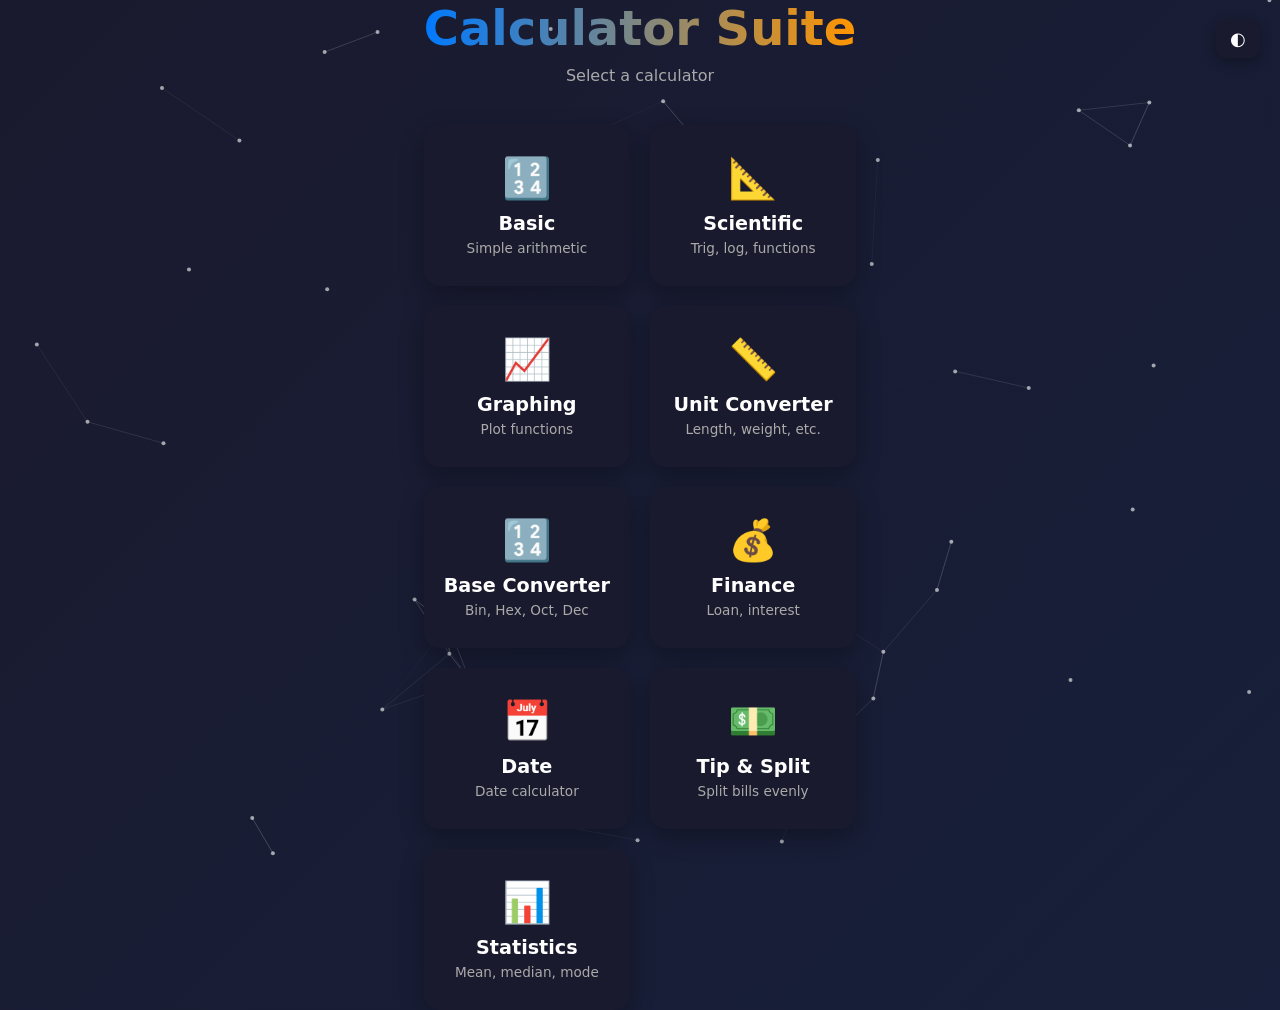
<file: index.html>
<!DOCTYPE html>
<html lang="en">
<head>
  <meta charset="UTF-8">
  <meta name="viewport" content="width=device-width, initial-scale=1.0">
  <title>Calculator Suite</title>
  <link rel="stylesheet" href="style.css">
</head>
<body>
  <canvas id="network"></canvas>
  
  <div class="menu-container">
    <button class="theme-toggle" onclick="toggleTheme()" title="Toggle theme">◐</button>
    <h1 class="menu-title">Calculator Suite</h1>
    <p class="menu-subtitle">Select a calculator</p>
    <p class="menu-subtitle" id="pinnedInfo" style="color: var(--accent-blue);"></p>
    
    <div class="menu-grid">
      <a href="basic.html" class="menu-card" onclick="goTo('basic.html', 'Basic')">
        <span class="menu-icon">🔢</span>
        <span class="menu-name">Basic</span>
        <span class="menu-desc">Simple arithmetic</span>
      </a>
      
      <a href="scientific.html" class="menu-card" onclick="goTo('scientific.html', 'Scientific')">
        <span class="menu-icon">📐</span>
        <span class="menu-name">Scientific</span>
        <span class="menu-desc">Trig, log, functions</span>
      </a>
      
      <a href="graphing.html" class="menu-card" onclick="goTo('graphing.html', 'Graphing')">
        <span class="menu-icon">📈</span>
        <span class="menu-name">Graphing</span>
        <span class="menu-desc">Plot functions</span>
      </a>
      
      <a href="converter.html" class="menu-card" onclick="goTo('converter.html', 'Converter')">
        <span class="menu-icon">📏</span>
        <span class="menu-name">Unit Converter</span>
        <span class="menu-desc">Length, weight, etc.</span>
      </a>
      
      <a href="base.html" class="menu-card" onclick="goTo('base.html', 'Base')">
        <span class="menu-icon">🔢</span>
        <span class="menu-name">Base Converter</span>
        <span class="menu-desc">Bin, Hex, Oct, Dec</span>
      </a>
      
      <a href="finance.html" class="menu-card" onclick="goTo('finance.html', 'Finance')">
        <span class="menu-icon">💰</span>
        <span class="menu-name">Finance</span>
        <span class="menu-desc">Loan, interest</span>
      </a>
      
      <a href="date.html" class="menu-card" onclick="goTo('date.html', 'Date')">
        <span class="menu-icon">📅</span>
        <span class="menu-name">Date</span>
        <span class="menu-desc">Date calculator</span>
      </a>
      
      <a href="tipsplit.html" class="menu-card" onclick="goTo('tipsplit.html', 'Tip')">
        <span class="menu-icon">💵</span>
        <span class="menu-name">Tip & Split</span>
        <span class="menu-desc">Split bills evenly</span>
      </a>
      
      <a href="stats.html" class="menu-card" onclick="goTo('stats.html', 'Stats')">
        <span class="menu-icon">📊</span>
        <span class="menu-name">Statistics</span>
        <span class="menu-desc">Mean, median, mode</span>
      </a>
    </div>
  </div>

  <script src="shared.js"></script>
  <script>
    const pages = {
      'Basic': 'basic.html',
      'Scientific': 'scientific.html',
      'Graphing': 'graphing.html',
      'Converter': 'converter.html',
      'Base': 'base.html',
      'Finance': 'finance.html',
      'Date': 'date.html',
      'Tip': 'tipsplit.html',
      'Stats': 'stats.html'
    };
    
    function goTo(page, name) {
      setFavCalculator(name);
      window.location.href = page;
    }
    
    function init() {
      const fav = localStorage.getItem('calcFavorite');
      if (fav && pages[fav]) {
        document.getElementById('pinnedInfo').innerHTML = `<a href="${pages[fav]}" style="color: var(--accent-blue); text-decoration: underline;">★ Click to open ${fav}</a>`;
      }
    }
    window.addEventListener('DOMContentLoaded', init);
  </script>
</body>
</html>
</file>
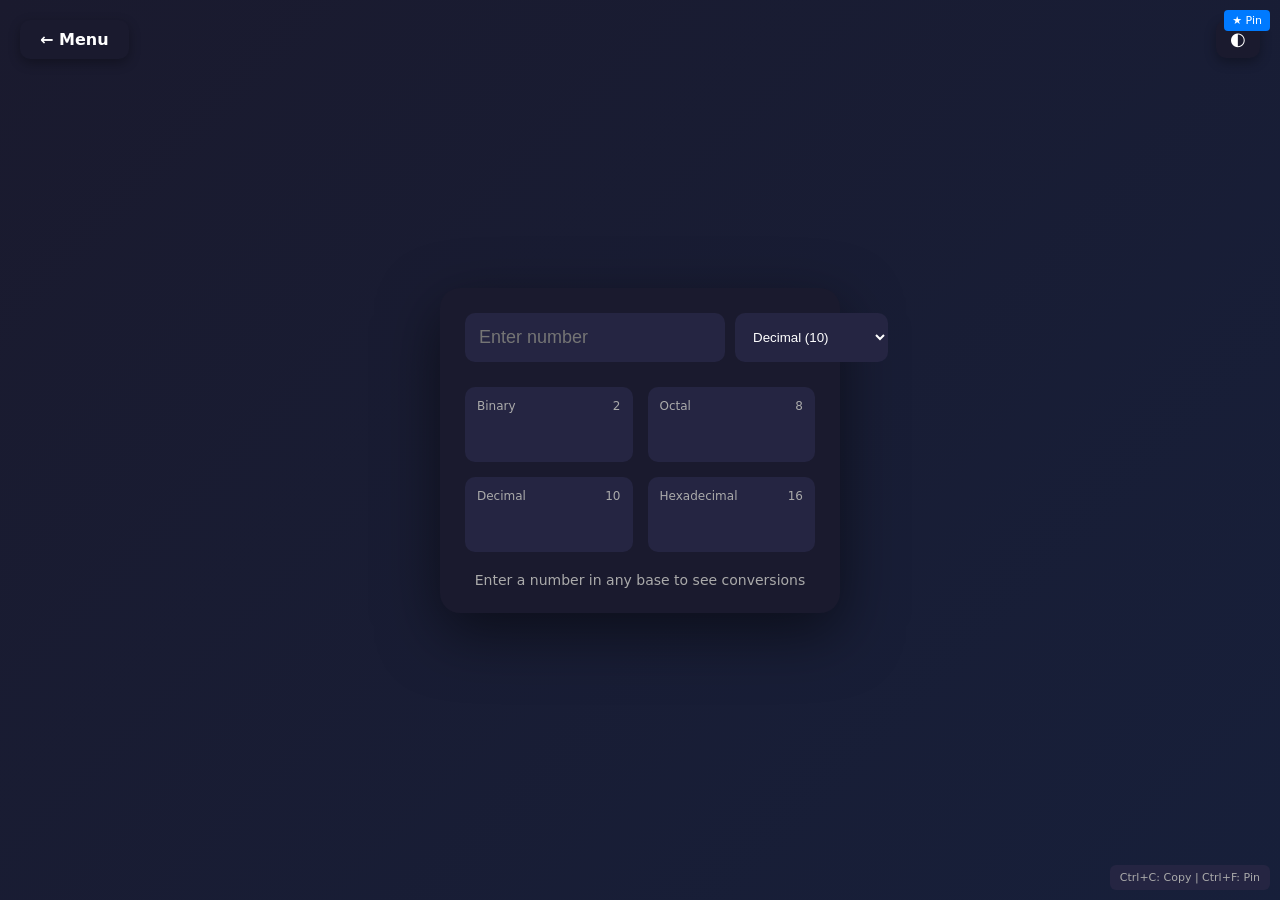
<file: base.html>
<!DOCTYPE html>
<html lang="en">
<head>
  <meta charset="UTF-8">
  <meta name="viewport" content="width=device-width, initial-scale=1.0">
  <title>Base Converter</title>
  <link rel="stylesheet" href="style.css">
</head>
<body>
  <canvas id="network"></canvas>
  
  <div class="nav-back" onclick="window.location.href='index.html'">← Menu</div>
  <button class="theme-toggle" onclick="toggleTheme()" title="Toggle theme">◐</button>
  <div class="favorite-badge" onclick="toggleFavorite()">★ Pin</div>
  
  <div class="base-converter">
    <div class="base-display">
      <input type="text" id="inputValue" class="no-shortcut" placeholder="Enter number" oninput="convertBase()">
      <select id="fromBase" class="no-shortcut" onchange="convertBase()">
        <option value="2">Binary (2)</option>
        <option value="8">Octal (8)</option>
        <option value="10" selected>Decimal (10)</option>
        <option value="16">Hexadecimal (16)</option>
      </select>
    </div>
    
    <div class="base-results">
      <div class="base-result">
        <label>Binary</label>
        <input type="text" id="binResult" readonly onclick="copyToClipboard(this.value)">
        <span class="base-label">2</span>
      </div>
      <div class="base-result">
        <label>Octal</label>
        <input type="text" id="octResult" readonly onclick="copyToClipboard(this.value)">
        <span class="base-label">8</span>
      </div>
      <div class="base-result">
        <label>Decimal</label>
        <input type="text" id="decResult" readonly onclick="copyToClipboard(this.value)">
        <span class="base-label">10</span>
      </div>
      <div class="base-result">
        <label>Hexadecimal</label>
        <input type="text" id="hexResult" readonly onclick="copyToClipboard(this.value)">
        <span class="base-label">16</span>
      </div>
    </div>
    
    <div class="base-info">
      <p id="baseInfo">Enter a number in any base to see conversions</p>
    </div>
  </div>

  <div class="shortcut-hint">Ctrl+C: Copy | Ctrl+F: Pin</div>

  <script>
    const CALCULATOR_NAME = 'base';
  </script>
  <script src="shared.js"></script>
  <script src="base.js"></script>
  <script>
    window.addEventListener('DOMContentLoaded', () => {
      const fav = getFavCalculator();
      if (fav === 'Base') document.querySelector('.favorite-badge').textContent = '★ Pinned';
    });
  </script>
</body>
</html>
</file>
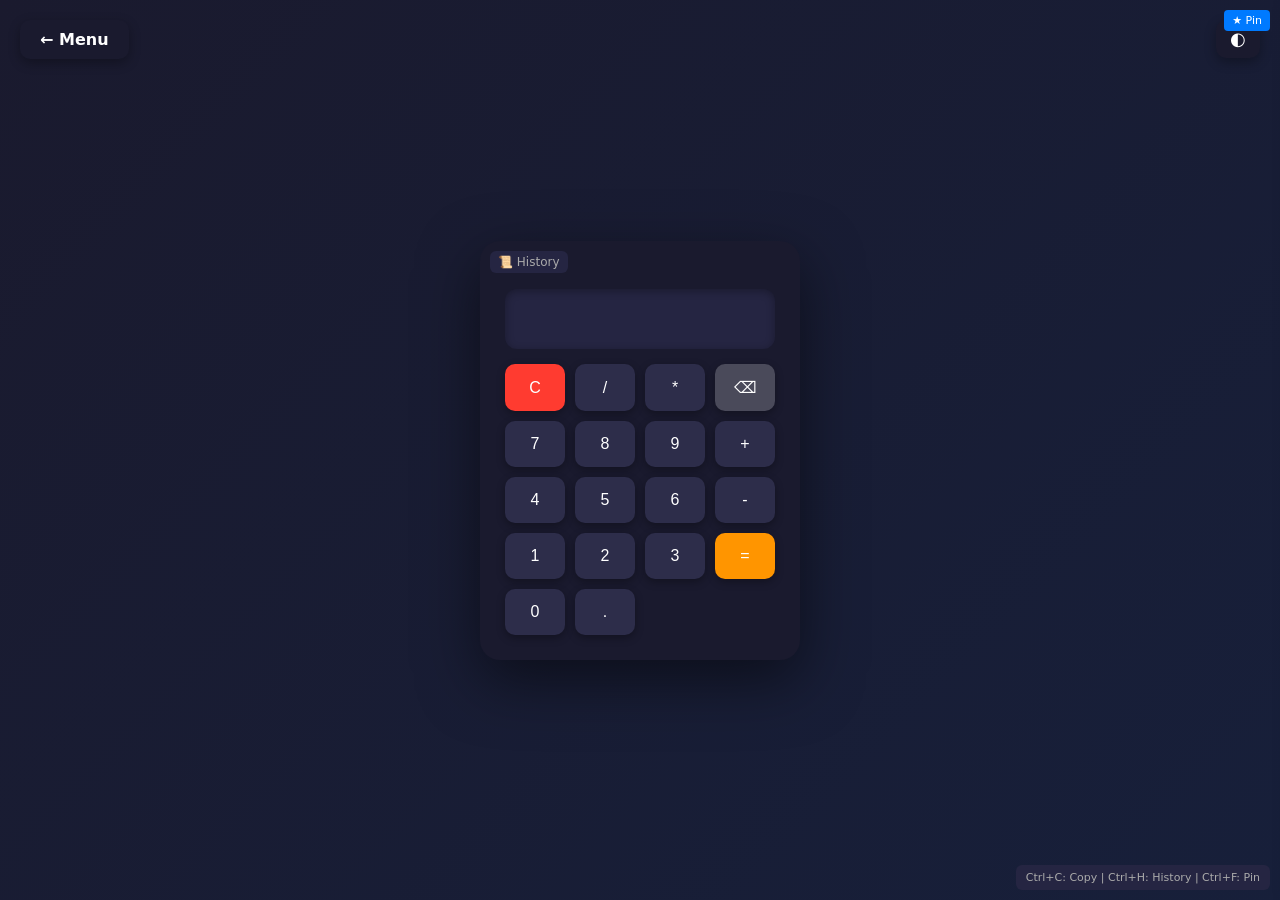
<file: basic.html>
<!DOCTYPE html>
<html lang="en">
<head>
  <meta charset="UTF-8">
  <meta name="viewport" content="width=device-width, initial-scale=1.0">
  <title>Basic Calculator</title>
  <link rel="stylesheet" href="style.css">
</head>
<body>
  <canvas id="network"></canvas>
  
  <div class="nav-back" onclick="window.location.href='index.html'">← Menu</div>
  <button class="theme-toggle" onclick="toggleTheme()" title="Toggle theme">◐</button>
  <div class="favorite-badge" onclick="toggleFavorite()">★ Pin</div>
  
  <div class="calculator">
    <div class="preview" id="preview"></div>
    <input type="text" id="display" oninput="updatePreview()" onfocus="this.setSelectionRange(this.value.length, this.value.length)">
    <div class="history-toggle" onclick="toggleHistory()">📜 History</div>
    
    <div class="buttons">
      <button class="clear" onclick="clearDisplay()">C</button>
      <button onclick="appendValue('/')">/</button>
      <button onclick="appendValue('*')">*</button>
      <button class="backspace" onclick="backspace()">⌫</button>

      <button onclick="appendValue('7')">7</button>
      <button onclick="appendValue('8')">8</button>
      <button onclick="appendValue('9')">9</button>
      <button onclick="appendValue('+')">+</button>

      <button onclick="appendValue('4')">4</button>
      <button onclick="appendValue('5')">5</button>
      <button onclick="appendValue('6')">6</button>
      <button onclick="appendValue('-')">-</button>

      <button onclick="appendValue('1')">1</button>
      <button onclick="appendValue('2')">2</button>
      <button onclick="appendValue('3')">3</button>
      <button class="equal" onclick="calculate()">=</button>

      <button onclick="appendValue('0')">0</button>
      <button onclick="appendValue('.')">.</button>
    </div>
  </div>

  <div class="history-panel" id="historyPanel">
    <div class="history-header">
      <h3>History</h3>
      <button onclick="clearHistory(); renderHistory();">Clear</button>
    </div>
    <div class="history-list" id="historyList"></div>
  </div>

  <div class="shortcut-hint">Ctrl+C: Copy | Ctrl+H: History | Ctrl+F: Pin</div>

  <script>
    const CALCULATOR_NAME = 'basic';
  </script>
  <script src="shared.js"></script>
  <script src="basic.js"></script>
  <script>
    window.addEventListener('DOMContentLoaded', () => {
      renderHistory();
      const fav = getFavCalculator();
      if (fav === 'Basic') document.querySelector('.favorite-badge').textContent = '★ Pinned';
    });
  </script>
</body>
</html>
</file>
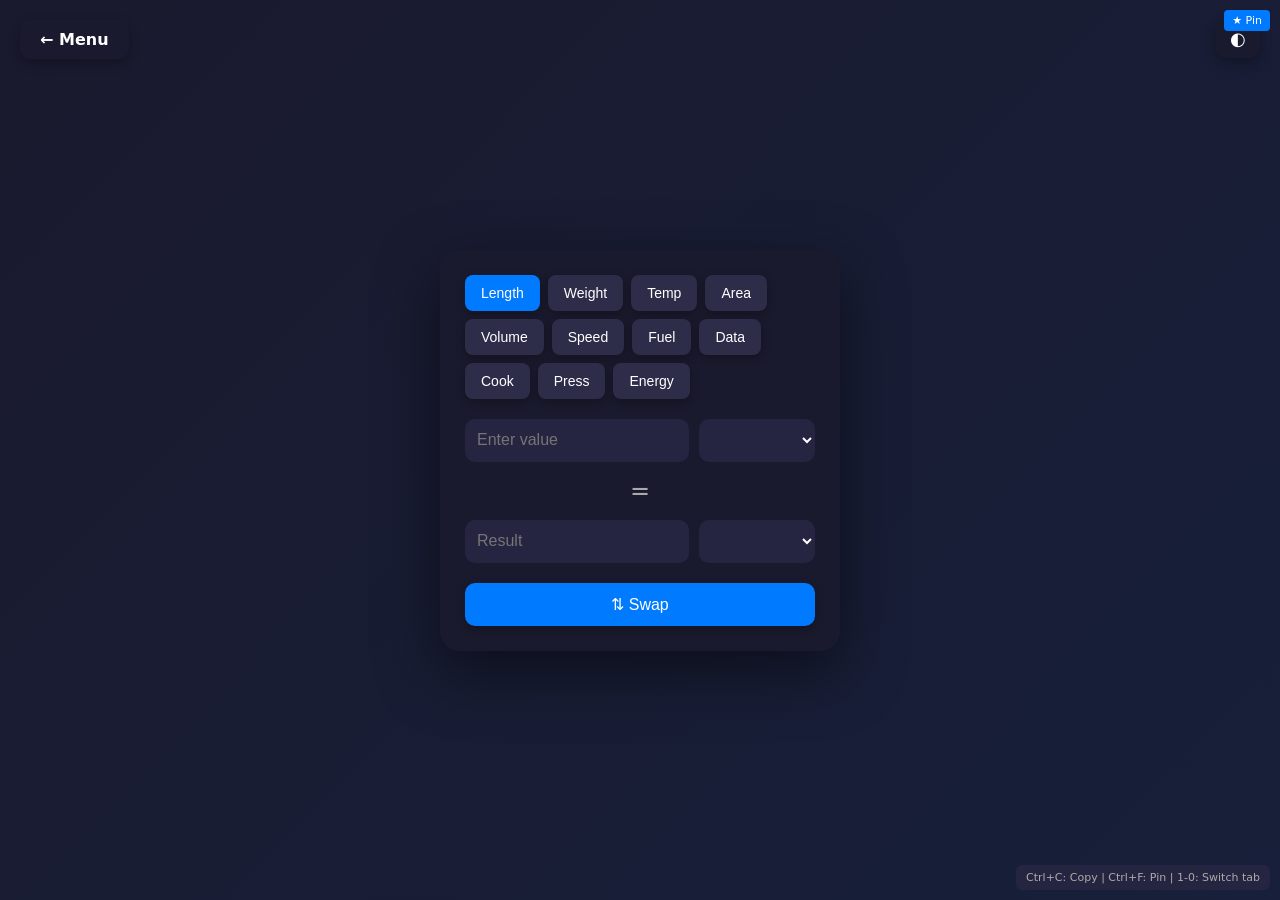
<file: converter.html>
<!DOCTYPE html>
<html lang="en">
<head>
  <meta charset="UTF-8">
  <meta name="viewport" content="width=device-width, initial-scale=1.0">
  <title>Unit Converter</title>
  <link rel="stylesheet" href="style.css">
</head>
<body>
  <canvas id="network"></canvas>
  
  <div class="nav-back" onclick="window.location.href='index.html'">← Menu</div>
  <button class="theme-toggle" onclick="toggleTheme()" title="Toggle theme">◐</button>
  <div class="favorite-badge" onclick="toggleFavorite()">★ Pin</div>
  
  <div class="converter">
    <div class="converter-tabs">
      <button class="tab active" onclick="switchTab('length')">Length</button>
      <button class="tab" onclick="switchTab('weight')">Weight</button>
      <button class="tab" onclick="switchTab('temp')">Temp</button>
      <button class="tab" onclick="switchTab('area')">Area</button>
      <button class="tab" onclick="switchTab('volume')">Volume</button>
      <button class="tab" onclick="switchTab('speed')">Speed</button>
      <button class="tab" onclick="switchTab('fuel')">Fuel</button>
      <button class="tab" onclick="switchTab('data')">Data</button>
      <button class="tab" onclick="switchTab('cooking')">Cook</button>
      <button class="tab" onclick="switchTab('pressure')">Press</button>
      <button class="tab" onclick="switchTab('energy')">Energy</button>
    </div>
    
    <div class="converter-inputs">
      <div class="converter-field">
        <input type="number" id="fromValue" class="no-shortcut" placeholder="Enter value" oninput="convert()">
        <select id="fromUnit" class="no-shortcut" onchange="convert()"></select>
      </div>
      <div class="converter-equals">=</div>
      <div class="converter-field">
        <input type="number" id="toValue" class="no-shortcut" placeholder="Result" readonly onclick="copyToClipboard(this.value)">
        <select id="toUnit" class="no-shortcut" onchange="convert()"></select>
      </div>
    </div>
    
    <div class="converter-formulas" id="formulas"></div>
    
    <button class="swap-btn" onclick="swapUnits()">⇅ Swap</button>
  </div>

  <div class="shortcut-hint">Ctrl+C: Copy | Ctrl+F: Pin | 1-0: Switch tab</div>

  <script>
    const CALCULATOR_NAME = 'converter';
  </script>
  <script src="shared.js"></script>
  <script src="converter.js"></script>
  <script>
    window.addEventListener('DOMContentLoaded', () => {
      const fav = getFavCalculator();
      if (fav === 'Converter') document.querySelector('.favorite-badge').textContent = '★ Pinned';
    });
  </script>
</body>
</html>
</file>
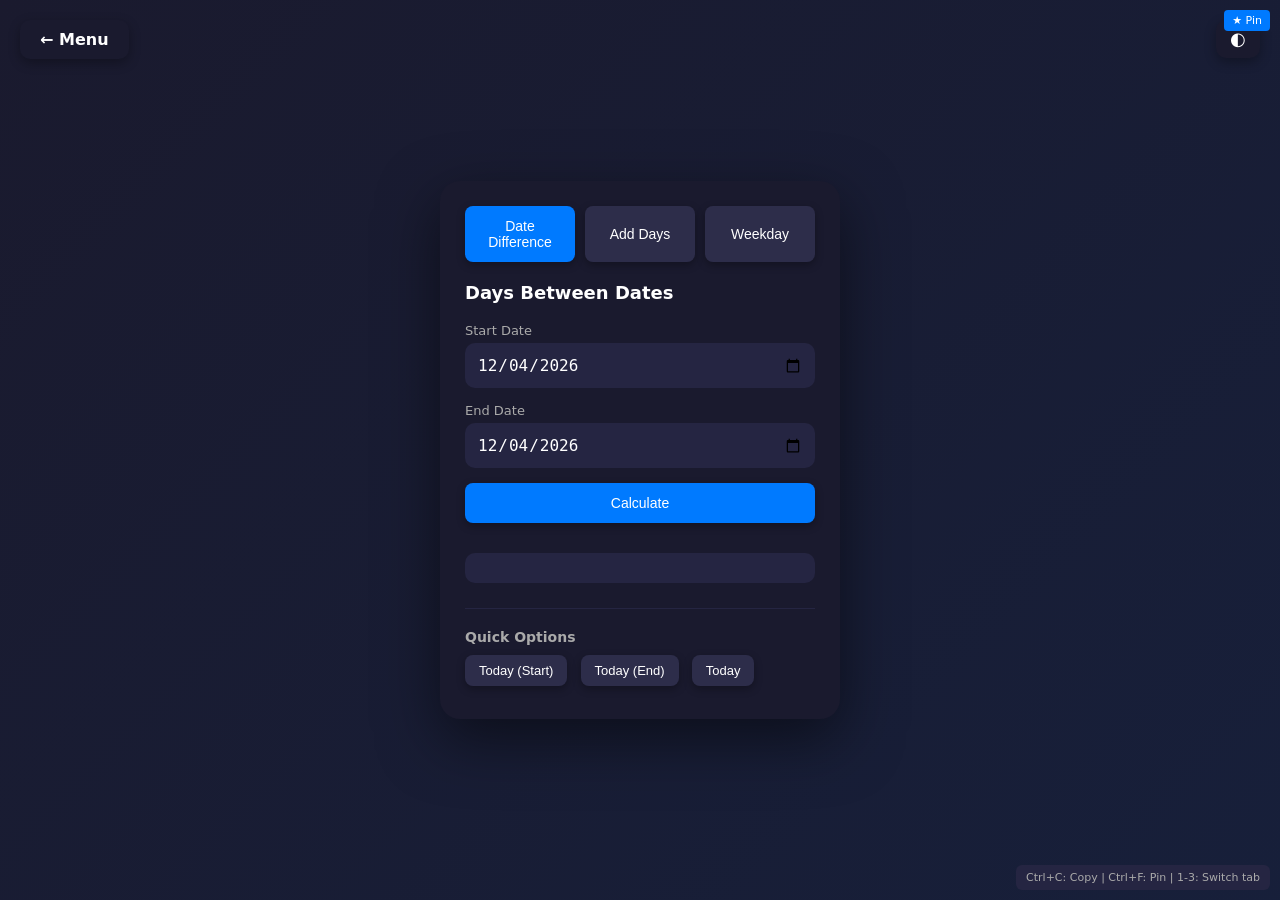
<file: date.html>
<!DOCTYPE html>
<html lang="en">
<head>
  <meta charset="UTF-8">
  <meta name="viewport" content="width=device-width, initial-scale=1.0">
  <title>Date Calculator</title>
  <link rel="stylesheet" href="style.css">
</head>
<body>
  <canvas id="network"></canvas>
  
  <div class="nav-back" onclick="window.location.href='index.html'">← Menu</div>
  <button class="theme-toggle" onclick="toggleTheme()" title="Toggle theme">◐</button>
  <div class="favorite-badge" onclick="toggleFavorite()">★ Pin</div>
  
  <div class="date-calculator">
    <div class="date-tabs">
      <button class="tab active" onclick="switchDateTab('diff')">Date Difference</button>
      <button class="tab" onclick="switchDateTab('add')">Add Days</button>
      <button class="tab" onclick="switchDateTab('weekday')">Weekday</button>
    </div>
    
    <div class="date-form" id="diffForm">
      <h3>Days Between Dates</h3>
      <div class="form-field">
        <label>Start Date</label>
        <input type="date" id="startDate" class="no-shortcut">
      </div>
      <div class="form-field">
        <label>End Date</label>
        <input type="date" id="endDate" class="no-shortcut">
      </div>
      <button class="calc-btn" onclick="calculateDiff()">Calculate</button>
      <div class="result-display" id="diffResult" onclick="copyToClipboard(this.innerText)"></div>
    </div>
    
    <div class="date-form hidden" id="addForm">
      <h3>Add/Subtract Days</h3>
      <div class="form-field">
        <label>Start Date</label>
        <input type="date" id="startDateAdd" class="no-shortcut">
      </div>
      <div class="form-field">
        <label>Days to Add (negative to subtract)</label>
        <input type="number" id="daysToAdd" class="no-shortcut" placeholder="Days">
      </div>
      <button class="calc-btn" onclick="calculateAdd()">Calculate</button>
      <div class="result-display" id="addResult" onclick="copyToClipboard(this.innerText)"></div>
    </div>
    
    <div class="date-form hidden" id="weekdayForm">
      <h3>Day of Week</h3>
      <div class="form-field">
        <label>Date</label>
        <input type="date" id="weekdayDate" class="no-shortcut">
      </div>
      <button class="calc-btn" onclick="calculateWeekday()">Find Day</button>
      <div class="result-display" id="weekdayResult" onclick="copyToClipboard(this.innerText)"></div>
    </div>
    
    <div class="date-quick">
      <h4>Quick Options</h4>
      <button onclick="setToday('startDate')">Today (Start)</button>
      <button onclick="setToday('endDate')">Today (End)</button>
      <button onclick="setToday('startDateAdd')">Today</button>
    </div>
  </div>

  <div class="shortcut-hint">Ctrl+C: Copy | Ctrl+F: Pin | 1-3: Switch tab</div>

  <script>
    const CALCULATOR_NAME = 'date';
  </script>
  <script src="shared.js"></script>
  <script src="date.js"></script>
  <script>
    window.addEventListener('DOMContentLoaded', () => {
      const fav = getFavCalculator();
      if (fav === 'Date') document.querySelector('.favorite-badge').textContent = '★ Pinned';
    });
  </script>
</body>
</html>
</file>
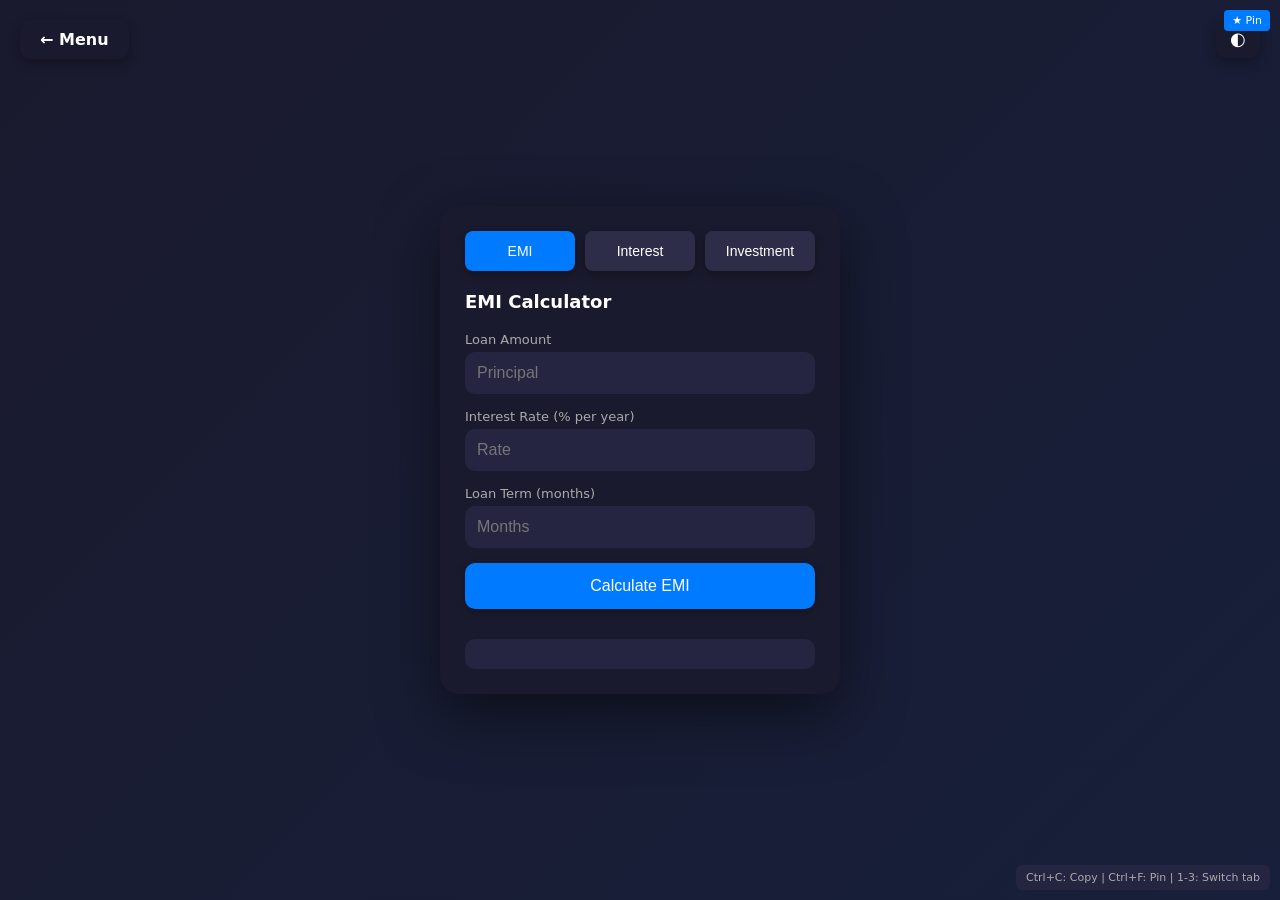
<file: finance.html>
<!DOCTYPE html>
<html lang="en">
<head>
  <meta charset="UTF-8">
  <meta name="viewport" content="width=device-width, initial-scale=1.0">
  <title>Finance Calculator</title>
  <link rel="stylesheet" href="style.css">
</head>
<body>
  <canvas id="network"></canvas>
  
  <div class="nav-back" onclick="window.location.href='index.html'">← Menu</div>
  <button class="theme-toggle" onclick="toggleTheme()" title="Toggle theme">◐</button>
  <div class="favorite-badge" onclick="toggleFavorite()">★ Pin</div>
  
  <div class="finance">
    <div class="finance-tabs">
      <button class="tab active" onclick="switchFinanceTab('emi')">EMI</button>
      <button class="tab" onclick="switchFinanceTab('interest')">Interest</button>
      <button class="tab" onclick="switchFinanceTab('investment')">Investment</button>
    </div>
    
    <div class="finance-form" id="emiForm">
      <h3>EMI Calculator</h3>
      <div class="form-field">
        <label>Loan Amount</label>
        <input type="number" id="loanAmount" class="no-shortcut" placeholder="Principal">
      </div>
      <div class="form-field">
        <label>Interest Rate (% per year)</label>
        <input type="number" id="interestRate" class="no-shortcut" placeholder="Rate" step="0.01">
      </div>
      <div class="form-field">
        <label>Loan Term (months)</label>
        <input type="number" id="loanTerm" class="no-shortcut" placeholder="Months">
      </div>
      <button class="calc-btn" onclick="calculateEMI()">Calculate EMI</button>
      <div class="result-display" id="emiResult" onclick="copyToClipboard(this.innerText)"></div>
    </div>
    
    <div class="finance-form hidden" id="interestForm">
      <h3>Simple/Compound Interest</h3>
      <div class="form-field">
        <label>Principal Amount</label>
        <input type="number" id="principal" class="no-shortcut" placeholder="Principal">
      </div>
      <div class="form-field">
        <label>Rate (% per year)</label>
        <input type="number" id="rate" class="no-shortcut" placeholder="Rate" step="0.01">
      </div>
      <div class="form-field">
        <label>Time (years)</label>
        <input type="number" id="time" class="no-shortcut" placeholder="Years" step="0.01">
      </div>
      <div class="form-field">
        <label>Interest Type</label>
        <select id="interestType" class="no-shortcut">
          <option value="simple">Simple Interest</option>
          <option value="compound">Compound Interest</option>
        </select>
      </div>
      <button class="calc-btn" onclick="calculateInterest()">Calculate</button>
      <div class="result-display" id="interestResult" onclick="copyToClipboard(this.innerText)"></div>
    </div>
    
    <div class="finance-form hidden" id="investmentForm">
      <h3>Investment Calculator</h3>
      <div class="form-field">
        <label>Monthly Investment</label>
        <input type="number" id="monthlyInvest" class="no-shortcut" placeholder="Monthly amount">
      </div>
      <div class="form-field">
        <label>Annual Return (%
        <input type="number" id="annualReturn" class="no-shortcut" placeholder="Rate" step="0.01">
      </div>
      <div class="form-field">
        <label>Years to Invest</label>
        <input type="number" id="investYears" class="no-shortcut" placeholder="Years">
      </div>
      <button class="calc-btn" onclick="calculateInvestment()">Calculate</button>
      <div class="result-display" id="investmentResult" onclick="copyToClipboard(this.innerText)"></div>
    </div>
  </div>

  <div class="shortcut-hint">Ctrl+C: Copy | Ctrl+F: Pin | 1-3: Switch tab</div>

  <script>
    const CALCULATOR_NAME = 'finance';
  </script>
  <script src="shared.js"></script>
  <script src="finance.js"></script>
  <script>
    window.addEventListener('DOMContentLoaded', () => {
      const fav = getFavCalculator();
      if (fav === 'Finance') document.querySelector('.favorite-badge').textContent = '★ Pinned';
    });
  </script>
</body>
</html>
</file>
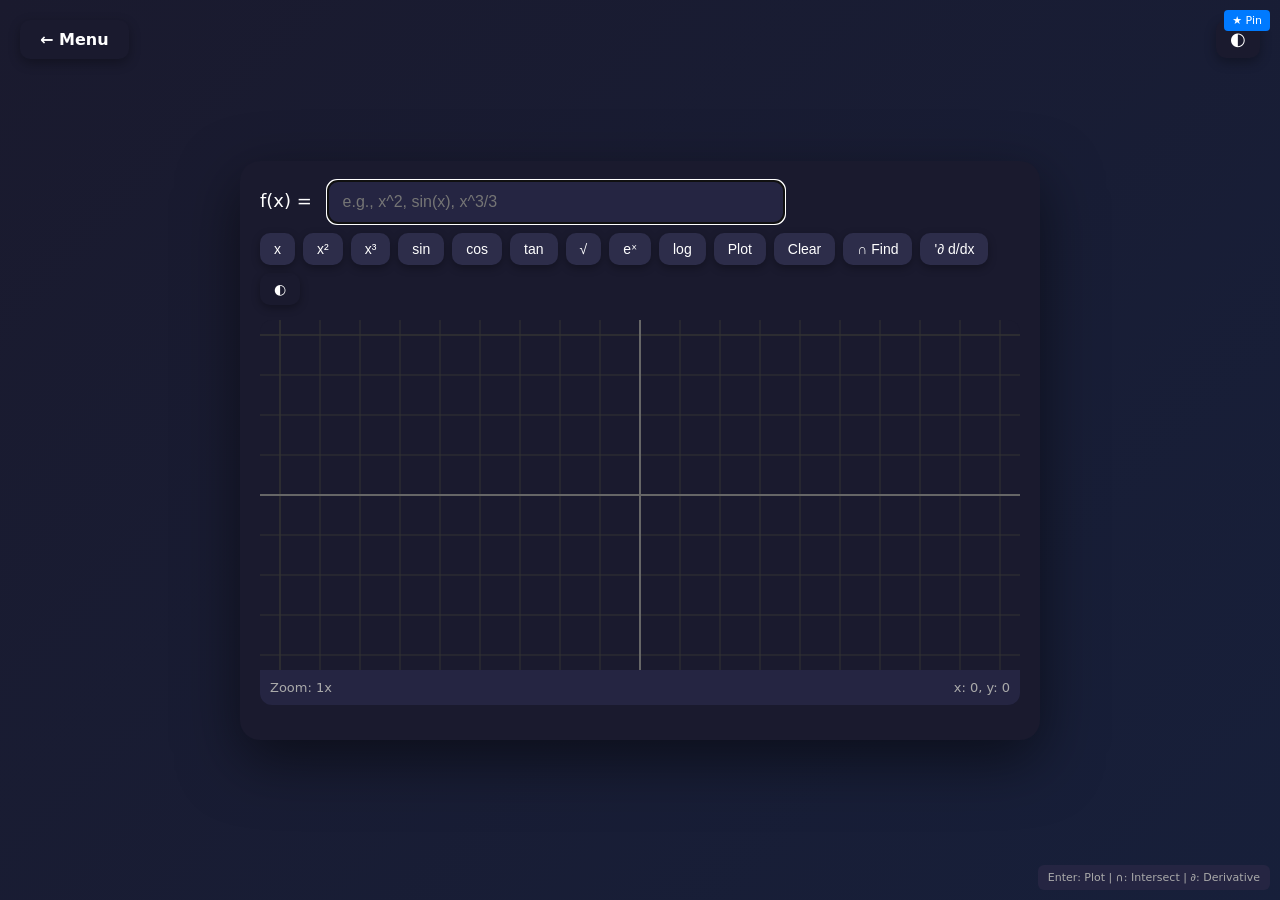
<file: graphing.html>
<!DOCTYPE html>
<html lang="en">
<head>
  <meta charset="UTF-8">
  <meta name="viewport" content="width=device-width, initial-scale=1.0">
  <title>Graphing Calculator</title>
  <link rel="stylesheet" href="style.css">
</head>
<body>
  <canvas id="network"></canvas>
  
  <div class="nav-back" onclick="window.location.href='index.html'">← Menu</div>
  <button class="theme-toggle" onclick="toggleTheme()" title="Toggle theme">◐</button>
  <div class="favorite-badge" onclick="toggleFavorite()">★ Pin</div>
  
  <div class="graphing-container">
    <div class="graph-input-area">
      <div class="graph-preview">f(x) = </div>
      <input type="text" id="graphDisplay" class="no-shortcut" placeholder="e.g., x^2, sin(x), x^3/3" autofocus>
      <div class="graph-buttons">
        <button onclick="addToGraph('x')">x</button>
        <button onclick="addToGraph('x^2')">x²</button>
        <button onclick="addToGraph('x^3')">x³</button>
        <button onclick="addToGraph('sin(x)')">sin</button>
        <button onclick="addToGraph('cos(x)')">cos</button>
        <button onclick="addToGraph('tan(x)')">tan</button>
        <button onclick="addToGraph('sqrt(x)')">√</button>
        <button onclick="addToGraph('exp(x)')">eˣ</button>
        <button onclick="addToGraph('log(x)')">log</button>
        <button onclick="plotGraph()">Plot</button>
        <button onclick="clearGraph()">Clear</button>
        <button onclick="toggleIntersections()" id="intersectBtn">∩ Find</button>
        <button onclick="toggleDerivative()" id="derivBtn">'∂ d/dx</button>
        <button class="theme" onclick="toggleTheme()">◐</button>
      </div>
    </div>
    
    <div class="graph-area">
      <canvas id="graphCanvas"></canvas>
      <div class="graph-info">
        <span id="zoomLevel">Zoom: 1x</span>
        <span id="cursorPos">x: 0, y: 0</span>
      </div>
    </div>
    
    <div class="function-list" id="functionList"></div>
  </div>

  <div class="shortcut-hint">Enter: Plot | ∩: Intersect | ∂: Derivative</div>

  <script>
    const CALCULATOR_NAME = 'graphing';
  </script>
  <script src="shared.js"></script>
  <script src="graphing.js"></script>
  <script>
    window.addEventListener('DOMContentLoaded', () => {
      const fav = getFavCalculator();
      if (fav === 'Graphing') document.querySelector('.favorite-badge').textContent = '★ Pinned';
    });
  </script>
</body>
</html>
</file>
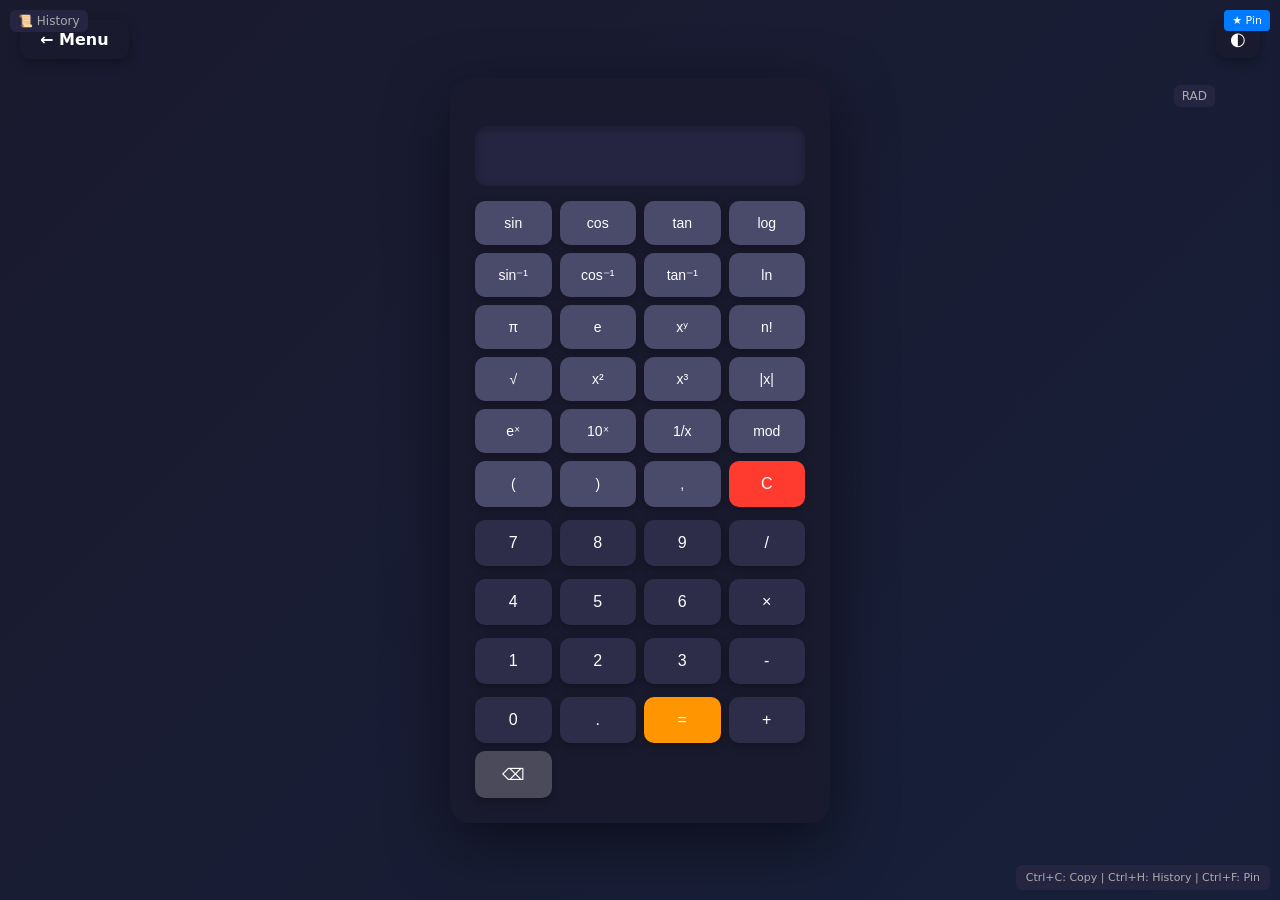
<file: scientific.html>
<!DOCTYPE html>
<html lang="en">
<head>
  <meta charset="UTF-8">
  <meta name="viewport" content="width=device-width, initial-scale=1.0">
  <title>Scientific Calculator</title>
  <link rel="stylesheet" href="style.css">
</head>
<body>
  <canvas id="network"></canvas>
  
  <div class="nav-back" onclick="window.location.href='index.html'">← Menu</div>
  <button class="theme-toggle" onclick="toggleTheme()" title="Toggle theme">◐</button>
  <div class="favorite-badge" onclick="toggleFavorite()">★ Pin</div>
  
  <div class="calculator scientific">
    <div class="mode-indicator" id="modeIndicator" onclick="toggleMode()">RAD</div>
    <div class="preview" id="preview"></div>
    <input type="text" id="display" oninput="updatePreview()" onfocus="this.setSelectionRange(this.value.length, this.value.length)">
    <div class="history-toggle" onclick="toggleHistory()">📜 History</div>
    
    <div class="buttons scientific">
      <div class="btn-row">
        <button class="func" onclick="scientificFunc('sin')">sin</button>
        <button class="func" onclick="scientificFunc('cos')">cos</button>
        <button class="func" onclick="scientificFunc('tan')">tan</button>
        <button class="func" onclick="scientificFunc('log')">log</button>
      </div>
      <div class="btn-row">
        <button class="func" onclick="scientificFunc('asin')">sin⁻¹</button>
        <button class="func" onclick="scientificFunc('acos')">cos⁻¹</button>
        <button class="func" onclick="scientificFunc('atan')">tan⁻¹</button>
        <button class="func" onclick="scientificFunc('ln')">ln</button>
      </div>
      <div class="btn-row">
        <button class="func" onclick="scientificFunc('pi')">π</button>
        <button class="func" onclick="scientificFunc('e')">e</button>
        <button class="func" onclick="scientificFunc('pow')">xʸ</button>
        <button class="func" onclick="scientificFunc('fact')">n!</button>
      </div>
      <div class="btn-row">
        <button class="func" onclick="scientificFunc('sqrt')">√</button>
        <button class="func" onclick="scientificFunc('square')">x²</button>
        <button class="func" onclick="scientificFunc('cube')">x³</button>
        <button class="func" onclick="scientificFunc('abs')">|x|</button>
      </div>
      <div class="btn-row">
        <button class="func" onclick="scientificFunc('exp')">eˣ</button>
        <button class="func" onclick="scientificFunc('10x')">10ˣ</button>
        <button class="func" onclick="scientificFunc('1/x')">1/x</button>
        <button class="func" onclick="scientificFunc('mod')">mod</button>
      </div>
      <div class="btn-row">
        <button class="func" onclick="scientificFunc('left')">(</button>
        <button class="func" onclick="scientificFunc('right')">)</button>
        <button class="func" onclick="appendValue(',')">,</button>
        <button class="clear" onclick="clearDisplay()">C</button>
      </div>
      <div class="btn-row num-row">
        <button onclick="appendValue('7')">7</button>
        <button onclick="appendValue('8')">8</button>
        <button onclick="appendValue('9')">9</button>
        <button onclick="appendValue('/')">/</button>
      </div>
      <div class="btn-row num-row">
        <button onclick="appendValue('4')">4</button>
        <button onclick="appendValue('5')">5</button>
        <button onclick="appendValue('6')">6</button>
        <button onclick="appendValue('*')">×</button>
      </div>
      <div class="btn-row num-row">
        <button onclick="appendValue('1')">1</button>
        <button onclick="appendValue('2')">2</button>
        <button onclick="appendValue('3')">3</button>
        <button onclick="appendValue('-')">-</button>
      </div>
      <div class="btn-row num-row">
        <button onclick="appendValue('0')">0</button>
        <button onclick="appendValue('.')">.</button>
        <button class="equal" onclick="calculate()">=</button>
        <button onclick="appendValue('+')">+</button>
      </div>
      <div class="btn-row">
        <button class="backspace" onclick="backspace()">⌫</button>
      </div>
    </div>
  </div>

  <div class="history-panel" id="historyPanel">
    <div class="history-header">
      <h3>History</h3>
      <button onclick="clearHistory(); renderHistory();">Clear</button>
    </div>
    <div class="history-list" id="historyList"></div>
  </div>

  <div class="shortcut-hint">Ctrl+C: Copy | Ctrl+H: History | Ctrl+F: Pin</div>

  <script>
    const CALCULATOR_NAME = 'scientific';
  </script>
  <script src="shared.js"></script>
  <script src="scientific.js"></script>
  <script>
    window.addEventListener('DOMContentLoaded', () => {
      renderHistory();
      const fav = getFavCalculator();
      if (fav === 'Scientific') document.querySelector('.favorite-badge').textContent = '★ Pinned';
    });
  </script>
</body>
</html>
</file>
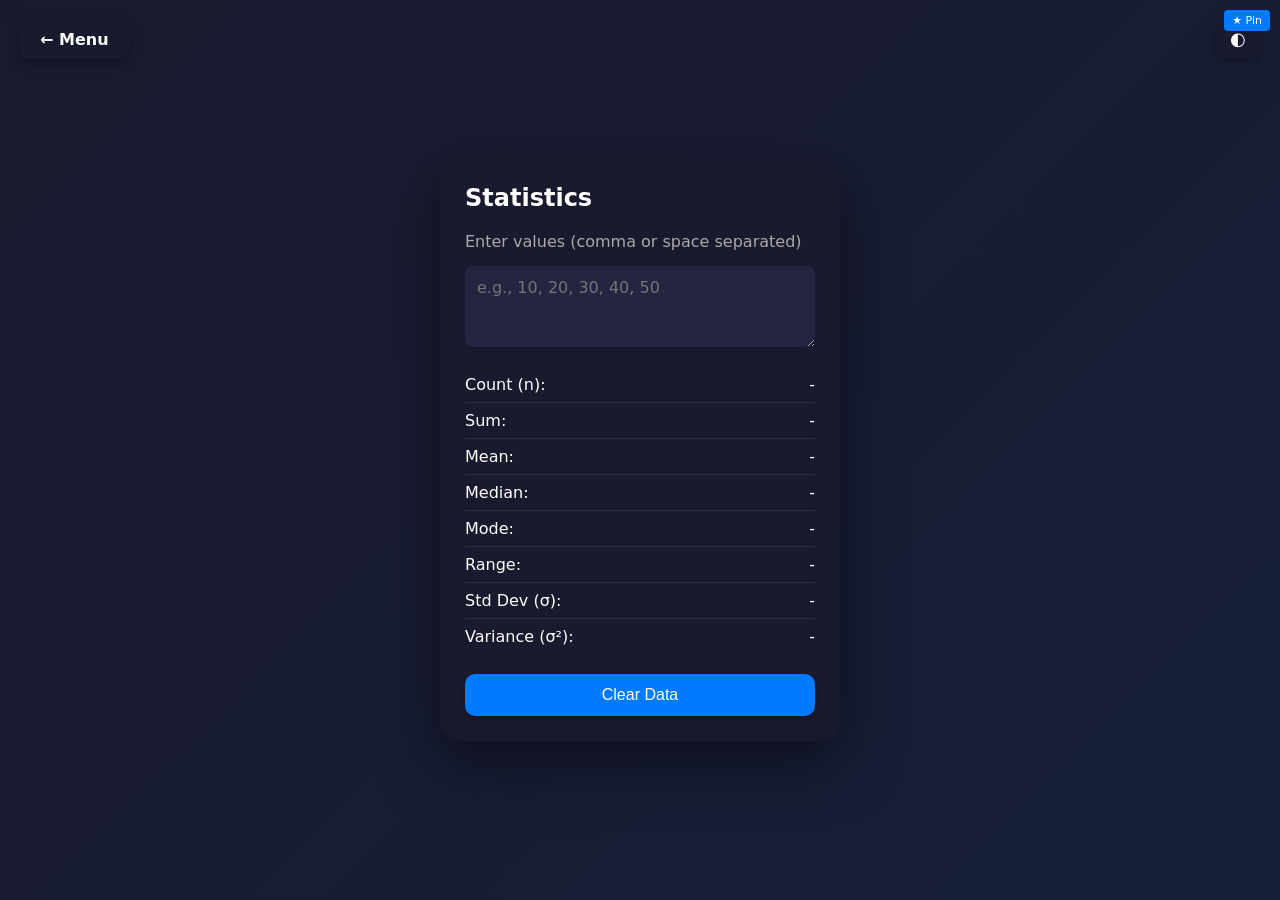
<file: stats.html>
<!DOCTYPE html>
<html lang="en">
<head>
  <meta charset="UTF-8">
  <meta name="viewport" content="width=device-width, initial-scale=1.0">
  <title>Statistics Calculator</title>
  <link rel="stylesheet" href="style.css">
</head>
<body>
  <canvas id="network"></canvas>
  
  <div class="nav-back" onclick="window.location.href='index.html'">← Menu</div>
  <button class="theme-toggle" onclick="toggleTheme()" title="Toggle theme">◐</button>
  <div class="favorite-badge" onclick="toggleFavorite()">★ Pin</div>
  
  <div class="converter">
    <h2 style="margin-bottom: 20px;">Statistics</h2>
    
    <div class="converter-inputs" style="flex-direction: column; gap: 15px;">
      <div class="converter-field" style="flex-direction: column; align-items: flex-start;">
        <label style="margin-bottom: 5px; color: var(--text-secondary);">Enter values (comma or space separated)</label>
        <textarea id="dataInput" class="no-shortcut" rows="3" placeholder="e.g., 10, 20, 30, 40, 50" oninput="calculateStats()"></textarea>
      </div>
    </div>
    
    <div class="converter-formulas" id="results" style="margin-top: 20px;">
      <div class="result-row">
        <span>Count (n):</span>
        <span id="count">-</span>
      </div>
      <div class="result-row">
        <span>Sum:</span>
        <span id="sum">-</span>
      </div>
      <div class="result-row">
        <span>Mean:</span>
        <span id="mean">-</span>
      </div>
      <div class="result-row">
        <span>Median:</span>
        <span id="median">-</span>
      </div>
      <div class="result-row">
        <span>Mode:</span>
        <span id="mode">-</span>
      </div>
      <div class="result-row">
        <span>Range:</span>
        <span id="range">-</span>
      </div>
      <div class="result-row">
        <span>Std Dev (σ):</span>
        <span id="stdDev">-</span>
      </div>
      <div class="result-row">
        <span>Variance (σ²):</span>
        <span id="variance">-</span>
      </div>
    </div>
    
    <button class="swap-btn" onclick="clearData()">Clear Data</button>
  </div>

  <script>
    const CALCULATOR_NAME = 'stats';
  </script>
  <script src="shared.js"></script>
  <script src="stats.js"></script>
  <script>
    window.addEventListener('DOMContentLoaded', () => {
      const fav = getFavCalculator();
      if (fav === 'Stats') document.querySelector('.favorite-badge').textContent = '★ Pinned';
    });
  </script>
</body>
</html>
</file>
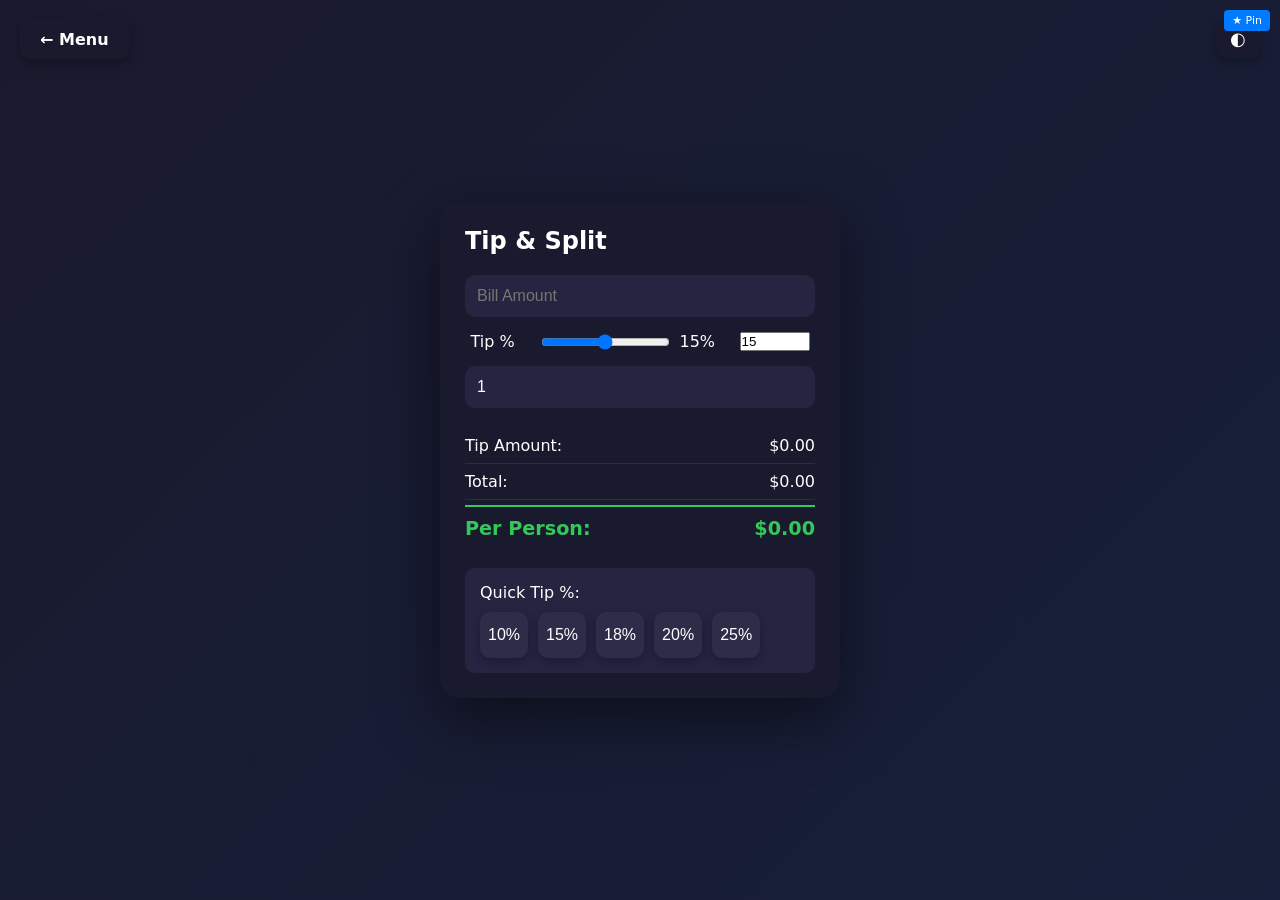
<file: tipsplit.html>
<!DOCTYPE html>
<html lang="en">
<head>
  <meta charset="UTF-8">
  <meta name="viewport" content="width=device-width, initial-scale=1.0">
  <title>Tip & Split Calculator</title>
  <link rel="stylesheet" href="style.css">
</head>
<body>
  <canvas id="network"></canvas>
  
  <div class="nav-back" onclick="window.location.href='index.html'">← Menu</div>
  <button class="theme-toggle" onclick="toggleTheme()" title="Toggle theme">◐</button>
  <div class="favorite-badge" onclick="toggleFavorite()">★ Pin</div>
  
  <div class="converter">
    <h2 style="margin-bottom: 20px;">Tip & Split</h2>
    
    <div class="converter-inputs" style="flex-direction: column; gap: 15px;">
      <div class="converter-field">
        <input type="number" id="billAmount" class="no-shortcut" placeholder="Bill Amount" oninput="calculate()">
      </div>
      
      <div style="display: flex; align-items: center; gap: 10px;">
        <span style="min-width: 60px;">Tip %</span>
        <input type="range" id="tipSlider" min="0" max="30" value="15" oninput="updateTipPercent(this.value)">
        <span id="tipPercent" style="min-width: 50px;">15%</span>
        <input type="number" id="tipPercentInput" class="no-shortcut" style="width: 70px;" value="15" min="0" max="100" oninput="updateTipFromInput(this.value)">
      </div>
      
      <div class="converter-field">
        <input type="number" id="numPeople" class="no-shortcut" placeholder="Number of People" value="1" min="1" oninput="calculate()">
      </div>
    </div>
    
    <div class="converter-formulas" id="results" style="margin-top: 20px;">
      <div class="result-row">
        <span>Tip Amount:</span>
        <span id="tipAmount">$0.00</span>
      </div>
      <div class="result-row">
        <span>Total:</span>
        <span id="totalAmount">$0.00</span>
      </div>
      <div class="result-row highlight">
        <span>Per Person:</span>
        <span id="perPerson">$0.00</span>
      </div>
    </div>
    
    <div style="margin-top: 20px; padding: 15px; background: var(--bg-display); border-radius: 10px;">
      <div style="display: flex; justify-content: space-between; margin-bottom: 10px;">
        <span>Quick Tip %:</span>
      </div>
      <div style="display: flex; gap: 10px; flex-wrap: wrap;">
        <button onclick="setTip(10)">10%</button>
        <button onclick="setTip(15)">15%</button>
        <button onclick="setTip(18)">18%</button>
        <button onclick="setTip(20)">20%</button>
        <button onclick="setTip(25)">25%</button>
      </div>
    </div>
  </div>

  <script>
    const CALCULATOR_NAME = 'tip';
  </script>
  <script src="shared.js"></script>
  <script src="tipsplit.js"></script>
  <script>
    window.addEventListener('DOMContentLoaded', () => {
      const fav = getFavCalculator();
      if (fav === 'Tip') document.querySelector('.favorite-badge').textContent = '★ Pinned';
    });
  </script>
</body>
</html>
</file>
<file: style.css>
*, *::before, *::after { box-sizing: border-box; margin: 0; padding: 0; }

:root {
  --bg-primary: #0f0f23;
  --bg-secondary: #1a1a3a;
  --bg-calc: #1a1a2e;
  --bg-display: #252542;
  --bg-button: #2d2d4a;
  --bg-button-hover: #3d3d5a;
  --text-primary: #fff;
  --text-secondary: #aaa;
  --accent-orange: #ff9500;
  --accent-red: #ff3b30;
  --accent-blue: #007aff;
  --accent-green: #34c759;
}

[data-theme="light"] {
  --bg-primary: #f0f0f8;
  --bg-secondary: #e8e8f0;
  --bg-calc: #fff;
  --bg-display: #f8f8fc;
  --bg-button: #e0e0e8;
  --bg-button-hover: #d0d0d8;
  --text-primary: #222;
  --text-secondary: #666;
  --accent-orange: #e08500;
  --accent-red: #e02b20;
  --accent-blue: #0060cc;
  --accent-green: #28a045;
}

body {
  min-height: 100vh;
  display: flex;
  justify-content: center;
  align-items: center;
  font-family: "Segoe UI", system-ui, sans-serif;
  background: linear-gradient(135deg, #1a1a2e, #16213e, #0f3460, #1a1a2e);
  background-size: 400% 400%;
  animation: gradientBG 15s ease infinite;
  color: var(--text-primary);
  overflow-x: hidden;
}

@keyframes gradientBG {
  0%, 100% { background-position: 0% 50%; }
  50% { background-position: 100% 50%; }
}

#network {
  position: fixed;
  inset: 0;
  z-index: -1;
  pointer-events: none;
}

.nav-back {
  position: fixed;
  top: 20px;
  left: 20px;
  padding: 10px 20px;
  background: var(--bg-calc);
  border-radius: 10px;
  cursor: pointer;
  font-weight: 600;
  transition: transform 0.2s;
  box-shadow: 0 4px 12px rgba(0,0,0,0.3);
}

.nav-back:hover { transform: scale(1.05); }

/* Menu Page */
.menu-container {
  text-align: center;
  max-width: 800px;
}

.menu-title {
  font-size: 3rem;
  margin-bottom: 10px;
  background: linear-gradient(90deg, var(--accent-blue), var(--accent-orange));
  -webkit-background-clip: text;
  -webkit-text-fill-color: transparent;
}

.menu-subtitle {
  color: var(--text-secondary);
  margin-bottom: 40px;
}

.menu-grid {
  display: grid;
  grid-template-columns: repeat(auto-fit, minmax(180px, 1fr));
  gap: 20px;
}

.menu-card {
  display: flex;
  flex-direction: column;
  align-items: center;
  padding: 30px 20px;
  background: var(--bg-calc);
  border-radius: 16px;
  cursor: pointer;
  transition: transform 0.2s, box-shadow 0.2s;
  box-shadow: 0 8px 24px rgba(0,0,0,0.3);
  text-decoration: none;
  color: var(--text-primary);
}

.menu-card:hover {
  transform: translateY(-5px);
  box-shadow: 0 12px 32px rgba(0,0,0,0.4);
}

.menu-icon { font-size: 2.5rem; margin-bottom: 10px; }
.menu-name { font-size: 1.2rem; font-weight: 600; margin-bottom: 5px; }
.menu-desc { font-size: 0.85rem; color: var(--text-secondary); }

/* Calculator Page */
.calculator {
  background: var(--bg-calc);
  padding: 25px;
  border-radius: 20px;
  width: 320px;
  box-shadow: 0 20px 60px rgba(0,0,0,0.5);
  animation: popIn 0.4s ease;
}

.calculator.scientific { width: 380px; }

.preview {
  font-size: 14px;
  color: var(--text-secondary);
  text-align: right;
  min-height: 18px;
  margin-bottom: 5px;
}

#display {
  width: 100%;
  height: 60px;
  font-size: 26px;
  text-align: right;
  padding: 10px 15px;
  border-radius: 12px;
  border: none;
  margin-bottom: 15px;
  color: var(--text-primary);
  background: var(--bg-display);
  box-shadow: inset 0 2px 8px rgba(0,0,0,0.3);
}

.buttons { display: grid; grid-template-columns: repeat(4, 1fr); gap: 10px; }

.buttons.scientific { display: flex; flex-direction: column; gap: 8px; }
.btn-row { display: grid; grid-template-columns: repeat(4, 1fr); gap: 8px; }
.btn-row.num-row { margin-top: 5px; }

button {
  padding: 14px 8px;
  font-size: 16px;
  border-radius: 10px;
  border: none;
  cursor: pointer;
  background: var(--bg-button);
  color: var(--text-primary);
  transition: transform 0.1s, background 0.2s;
  box-shadow: 0 3px 8px rgba(0,0,0,0.3);
}

button:hover { background: var(--bg-button-hover); }
button:active { transform: scale(0.95); }

button.clear { background: var(--accent-red); }
button.clear:hover { background: #ff5c5c; }
button.equal { background: var(--accent-orange); }
button.equal:hover { background: #ffad33; }
button.func { background: #4a4a6a; font-size: 14px; }
button.func:hover { background: #5a5a7a; }
button.memory { background: var(--accent-blue); font-size: 13px; }
button.backspace { background: #4a4a5a; }
button.theme { background: transparent; font-size: 20px; }

.mode-indicator {
  position: absolute;
  top: 85px;
  right: 65px;
  font-size: 12px;
  color: var(--text-secondary);
  cursor: pointer;
  padding: 4px 8px;
  background: var(--bg-display);
  border-radius: 6px;
}

.status-bar {
  display: flex;
  justify-content: space-between;
  margin-top: 12px;
  font-size: 12px;
  color: var(--text-secondary);
}

.copied-toast {
  color: var(--accent-green);
  opacity: 0;
  transition: opacity 0.3s;
}

.copied-toast.show { opacity: 1; }

.toast {
  position: fixed;
  bottom: 30px;
  left: 50%;
  transform: translateX(-50%) translateY(100px);
  background: var(--accent-green);
  color: #fff;
  padding: 12px 24px;
  border-radius: 8px;
  font-weight: 600;
  z-index: 1000;
  opacity: 0;
  transition: transform 0.3s, opacity 0.3s;
  box-shadow: 0 4px 20px rgba(52, 199, 89, 0.4);
}

.toast.show {
  transform: translateX(-50%) translateY(0);
  opacity: 1;
}

.history-panel {
  position: fixed;
  right: -320px;
  top: 0;
  width: 300px;
  height: 100vh;
  background: var(--bg-calc);
  box-shadow: -4px 0 20px rgba(0,0,0,0.4);
  transition: right 0.3s;
  z-index: 100;
  display: flex;
  flex-direction: column;
}

.history-panel.show { right: 0; }

.history-header {
  display: flex;
  justify-content: space-between;
  align-items: center;
  padding: 15px;
  border-bottom: 1px solid var(--bg-display);
}

.history-header h3 { margin: 0; font-size: 16px; }

.history-header button {
  background: transparent;
  border: none;
  color: var(--text-secondary);
  cursor: pointer;
  font-size: 14px;
}

.history-list {
  flex: 1;
  overflow-y: auto;
  padding: 10px;
}

.history-item {
  display: flex;
  flex-direction: column;
  padding: 12px;
  margin-bottom: 8px;
  background: var(--bg-display);
  border-radius: 8px;
  cursor: pointer;
  transition: background 0.2s;
}

.history-item:hover { background: var(--bg-button); }

.history-expr { font-size: 12px; color: var(--text-secondary); }
.history-result { font-size: 16px; font-weight: 600; color: var(--accent-orange); }
.history-copy { position: absolute; right: 10px; top: 50%; transform: translateY(-50%); opacity: 0.5; }
.history-item { position: relative; }

.history-empty { text-align: center; color: var(--text-secondary); padding: 30px; }

.history-toggle {
  position: absolute;
  top: 10px;
  left: 10px;
  font-size: 12px;
  color: var(--text-secondary);
  cursor: pointer;
  padding: 4px 8px;
  background: var(--bg-display);
  border-radius: 6px;
}

.history-toggle:hover { color: var(--text-primary); }

.favorite-badge {
  position: absolute;
  top: 10px;
  right: 10px;
  background: var(--accent-blue);
  color: #fff;
  padding: 4px 8px;
  border-radius: 4px;
  font-size: 11px;
  cursor: pointer;
}

.shortcut-hint {
  position: fixed;
  bottom: 10px;
  right: 10px;
  font-size: 11px;
  color: var(--text-secondary);
  background: var(--bg-display);
  padding: 6px 10px;
  border-radius: 6px;
}

.theme-toggle {
  position: fixed;
  top: 20px;
  right: 20px;
  padding: 8px 14px;
  background: var(--bg-calc);
  border-radius: 10px;
  cursor: pointer;
  font-size: 18px;
  transition: transform 0.2s;
  box-shadow: 0 4px 12px rgba(0,0,0,0.3);
  border: none;
  color: var(--text-primary);
}

.theme-toggle:hover { transform: scale(1.1); }

@keyframes popIn {
  from { transform: scale(0.9); opacity: 0; }
  to { transform: scale(1); opacity: 1; }
}

/* Graphing Page */
.graphing-container {
  background: var(--bg-calc);
  padding: 20px;
  border-radius: 20px;
  width: 90%;
  max-width: 800px;
  box-shadow: 0 20px 60px rgba(0,0,0,0.5);
}

.graph-input-area { margin-bottom: 15px; }
.graph-input-area .graph-preview { display: inline; font-size: 18px; margin-right: 10px; }
.graph-input-area input {
  width: 60%;
  padding: 12px 15px;
  font-size: 16px;
  border-radius: 10px;
  border: none;
  background: var(--bg-display);
  color: var(--text-primary);
}

.graph-buttons {
  display: flex;
  flex-wrap: wrap;
  gap: 8px;
  margin-top: 10px;
}

.graph-buttons button {
  padding: 8px 14px;
  font-size: 14px;
}

.graph-area {
  position: relative;
  background: #1a1a2e;
  border-radius: 12px;
  overflow: hidden;
}

.graph-area canvas {
  display: block;
  width: 100%;
  height: 350px;
}

.graph-info {
  display: flex;
  justify-content: space-between;
  padding: 10px;
  font-size: 13px;
  color: var(--text-secondary);
  background: var(--bg-display);
}

.function-list {
  margin-top: 15px;
  max-height: 120px;
  overflow-y: auto;
}

.func-item {
  display: flex;
  justify-content: space-between;
  padding: 10px;
  margin-bottom: 8px;
  background: var(--bg-display);
  border-radius: 8px;
  border-left: 4px solid var(--accent-blue);
  font-size: 14px;
}

.remove-func {
  cursor: pointer;
  color: var(--accent-red);
  font-weight: bold;
}

/* Converter Page */
.converter {
  background: var(--bg-calc);
  padding: 25px;
  border-radius: 20px;
  width: 400px;
  box-shadow: 0 20px 60px rgba(0,0,0,0.5);
}

.converter-tabs {
  display: flex;
  flex-wrap: wrap;
  gap: 8px;
  margin-bottom: 20px;
}

.converter-tabs .tab {
  padding: 10px 16px;
  border-radius: 8px;
  background: var(--bg-button);
  color: var(--text-primary);
  border: none;
  cursor: pointer;
  font-size: 14px;
}

.converter-tabs .tab.active {
  background: var(--accent-blue);
}

.converter-inputs {
  display: flex;
  flex-direction: column;
  gap: 15px;
  align-items: center;
}

.converter-field {
  display: flex;
  gap: 10px;
  width: 100%;
}

.converter-field input, .converter-field select {
  padding: 12px;
  border-radius: 10px;
  border: none;
  background: var(--bg-display);
  color: var(--text-primary);
  font-size: 16px;
}

.converter-field input { flex: 1; }
.converter-field select { width: 120px; }

.converter-equals {
  font-size: 24px;
  color: var(--text-secondary);
}

.converter-formulas p {
  font-size: 12px;
  color: var(--text-secondary);
  margin-top: 15px;
  text-align: center;
}

.result-row {
  display: flex;
  justify-content: space-between;
  padding: 8px 0;
  border-bottom: 1px solid var(--bg-button);
}
.result-row:last-child { border-bottom: none; }
.result-row.highlight {
  font-size: 1.2em;
  font-weight: bold;
  color: var(--accent-green);
  border-top: 2px solid var(--accent-green);
  margin-top: 5px;
  padding-top: 10px;
}

.converter-field textarea {
  width: 100%;
  padding: 12px;
  font-size: 16px;
  border: none;
  border-radius: 8px;
  background: var(--bg-display);
  color: var(--text-primary);
  font-family: inherit;
  resize: vertical;
}

.swap-btn {
  width: 100%;
  margin-top: 20px;
  padding: 12px;
  background: var(--accent-blue);
  color: #fff;
  border: none;
  border-radius: 10px;
  cursor: pointer;
  font-size: 16px;
}

/* Base Converter */
.base-converter {
  background: var(--bg-calc);
  padding: 25px;
  border-radius: 20px;
  width: 400px;
  box-shadow: 0 20px 60px rgba(0,0,0,0.5);
}

.base-display {
  display: flex;
  gap: 10px;
  margin-bottom: 25px;
}

.base-display input {
  flex: 1;
  padding: 14px;
  font-size: 18px;
  border-radius: 10px;
  border: none;
  background: var(--bg-display);
  color: var(--text-primary);
}

.base-display select {
  padding: 14px;
  border-radius: 10px;
  border: none;
  background: var(--bg-display);
  color: var(--text-primary);
}

.base-results {
  display: grid;
  grid-template-columns: 1fr 1fr;
  gap: 15px;
}

.base-result {
  position: relative;
  padding: 12px;
  background: var(--bg-display);
  border-radius: 10px;
}

.base-result label {
  display: block;
  font-size: 12px;
  color: var(--text-secondary);
  margin-bottom: 5px;
}

.base-result input {
  width: 100%;
  padding: 8px;
  font-size: 14px;
  border: none;
  background: transparent;
  color: var(--text-primary);
  cursor: pointer;
}

.base-result .base-label {
  position: absolute;
  top: 12px;
  right: 12px;
  font-size: 12px;
  color: var(--text-secondary);
}

.base-info {
  margin-top: 20px;
  text-align: center;
  font-size: 14px;
  color: var(--text-secondary);
}

/* Finance Page */
.finance {
  background: var(--bg-calc);
  padding: 25px;
  border-radius: 20px;
  width: 400px;
  box-shadow: 0 20px 60px rgba(0,0,0,0.5);
}

.finance-tabs {
  display: flex;
  gap: 10px;
  margin-bottom: 20px;
}

.finance-tabs .tab {
  flex: 1;
  padding: 12px;
  border-radius: 8px;
  background: var(--bg-button);
  color: var(--text-primary);
  border: none;
  cursor: pointer;
  font-size: 14px;
}

.finance-tabs .tab.active {
  background: var(--accent-blue);
}

.finance-form {
  display: flex;
  flex-direction: column;
  gap: 15px;
}

.finance-form.hidden { display: none; }

.finance-form h3 {
  font-size: 18px;
  margin-bottom: 5px;
}

.form-field label {
  display: block;
  font-size: 13px;
  color: var(--text-secondary);
  margin-bottom: 5px;
}

.form-field input, .form-field select {
  width: 100%;
  padding: 12px;
  font-size: 16px;
  border-radius: 10px;
  border: none;
  background: var(--bg-display);
  color: var(--text-primary);
}

.calc-btn {
  padding: 14px;
  font-size: 16px;
  background: var(--accent-blue);
  color: #fff;
  border: none;
  border-radius: 10px;
  cursor: pointer;
}

.result-display {
  margin-top: 15px;
  padding: 15px;
  background: var(--bg-display);
  border-radius: 10px;
}

.result-item {
  margin-bottom: 8px;
  font-size: 14px;
}

.result-item strong {
  color: var(--accent-orange);
}

.result-display .error {
  color: var(--accent-red);
}

/* Date Calculator */
.date-calculator {
  background: var(--bg-calc);
  padding: 25px;
  border-radius: 20px;
  width: 400px;
  box-shadow: 0 20px 60px rgba(0,0,0,0.5);
}

.date-tabs {
  display: flex;
  gap: 10px;
  margin-bottom: 20px;
}

.date-tabs .tab {
  flex: 1;
  padding: 12px;
  border-radius: 8px;
  background: var(--bg-button);
  color: var(--text-primary);
  border: none;
  cursor: pointer;
  font-size: 14px;
}

.date-tabs .tab.active {
  background: var(--accent-blue);
}

.date-form {
  display: flex;
  flex-direction: column;
  gap: 15px;
}

.date-form.hidden { display: none; }

.date-form h3 {
  font-size: 18px;
  margin-bottom: 5px;
}

.date-form label {
  display: block;
  font-size: 13px;
  color: var(--text-secondary);
  margin-bottom: 5px;
}

.date-form input {
  width: 100%;
  padding: 12px;
  font-size: 16px;
  border-radius: 10px;
  border: none;
  background: var(--bg-display);
  color: var(--text-primary);
}

.date-form button {
  flex: 1;
  padding: 12px;
  font-size: 14px;
  background: var(--accent-blue);
  color: #fff;
  border: none;
  border-radius: 8px;
  cursor: pointer;
}

.date-quick {
  margin-top: 25px;
  padding-top: 20px;
  border-top: 1px solid var(--bg-display);
}

.date-quick h4 {
  font-size: 14px;
  margin-bottom: 10px;
  color: var(--text-secondary);
}

.date-quick button {
  padding: 8px 14px;
  margin-right: 8px;
  margin-bottom: 8px;
  font-size: 13px;
  background: var(--bg-button);
  color: var(--text-primary);
  border: none;
  border-radius: 8px;
  cursor: pointer;
}

@media (max-width: 500px) {
  .menu-grid { grid-template-columns: repeat(2, 1fr); }
  .calculator, .converter, .base-converter, .finance, .date-calculator { width: 95%; }
  .graphing-container { width: 95%; }
}
</file>
